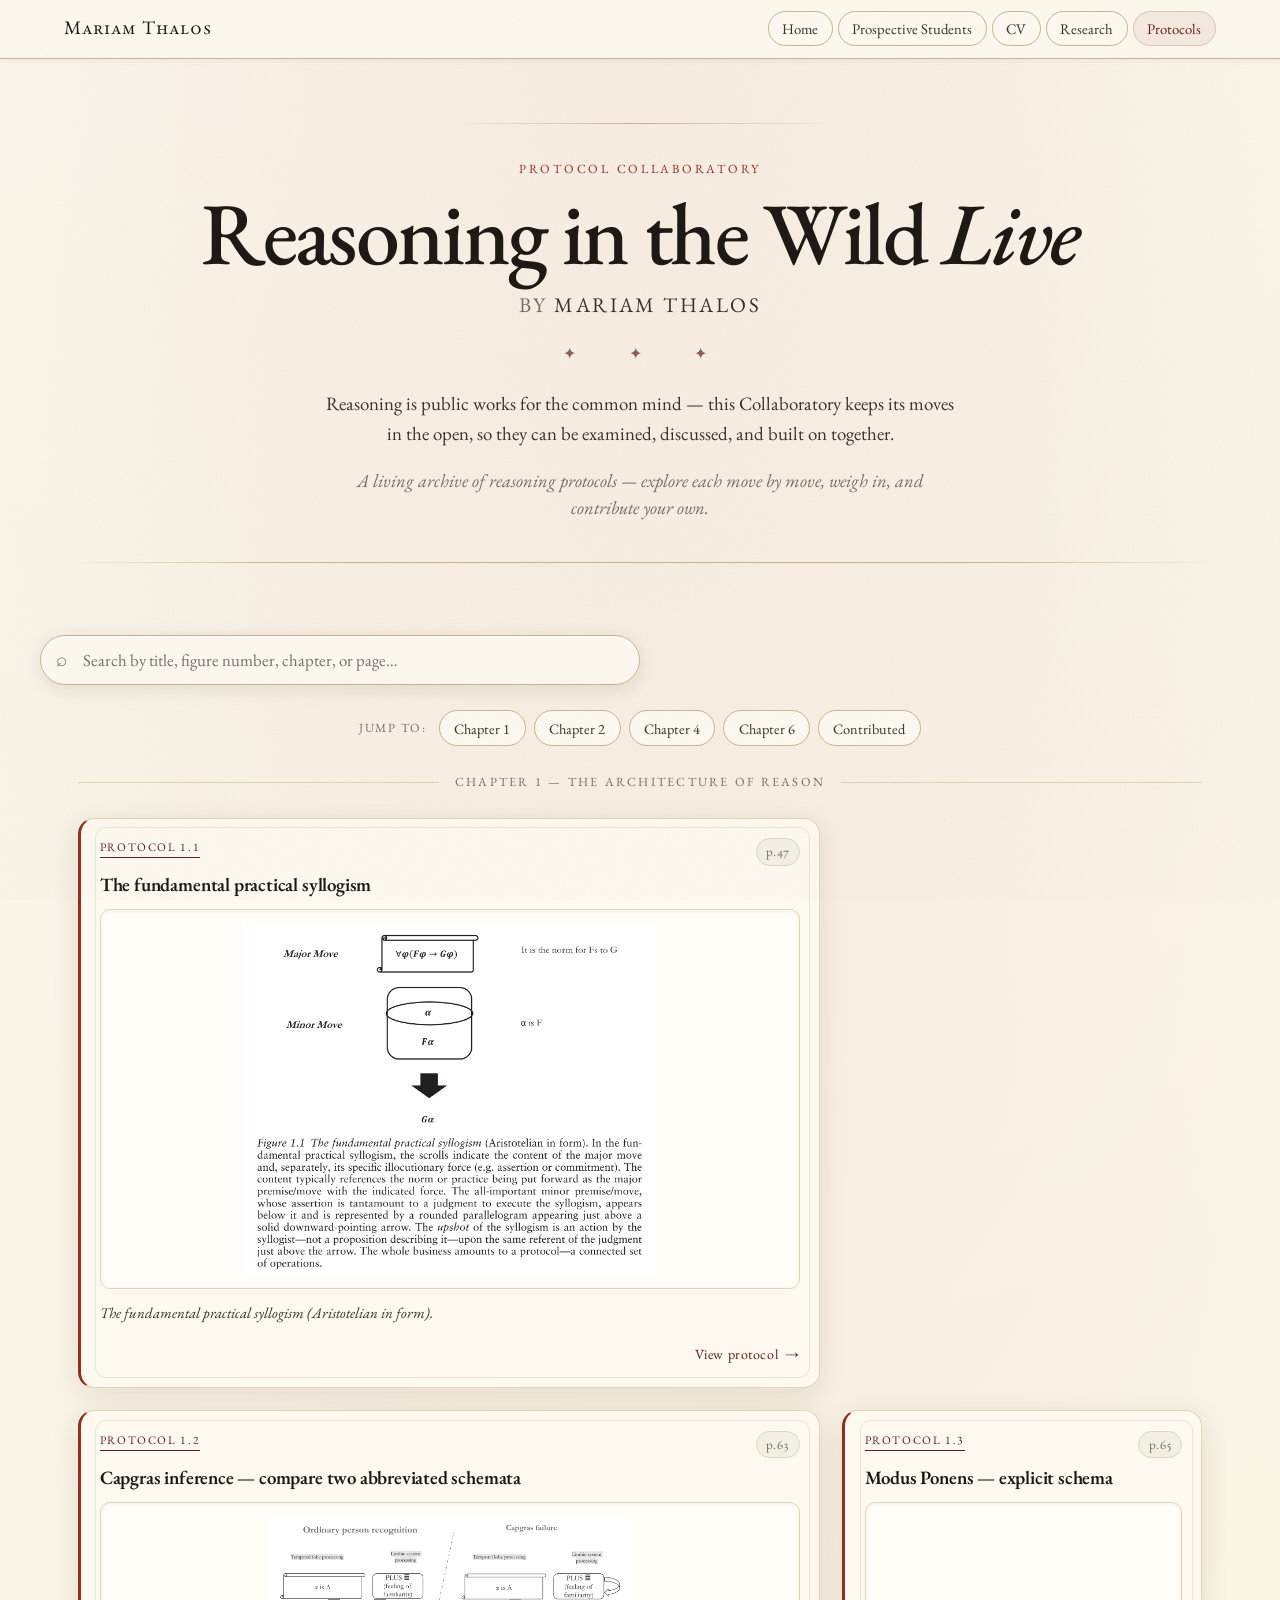
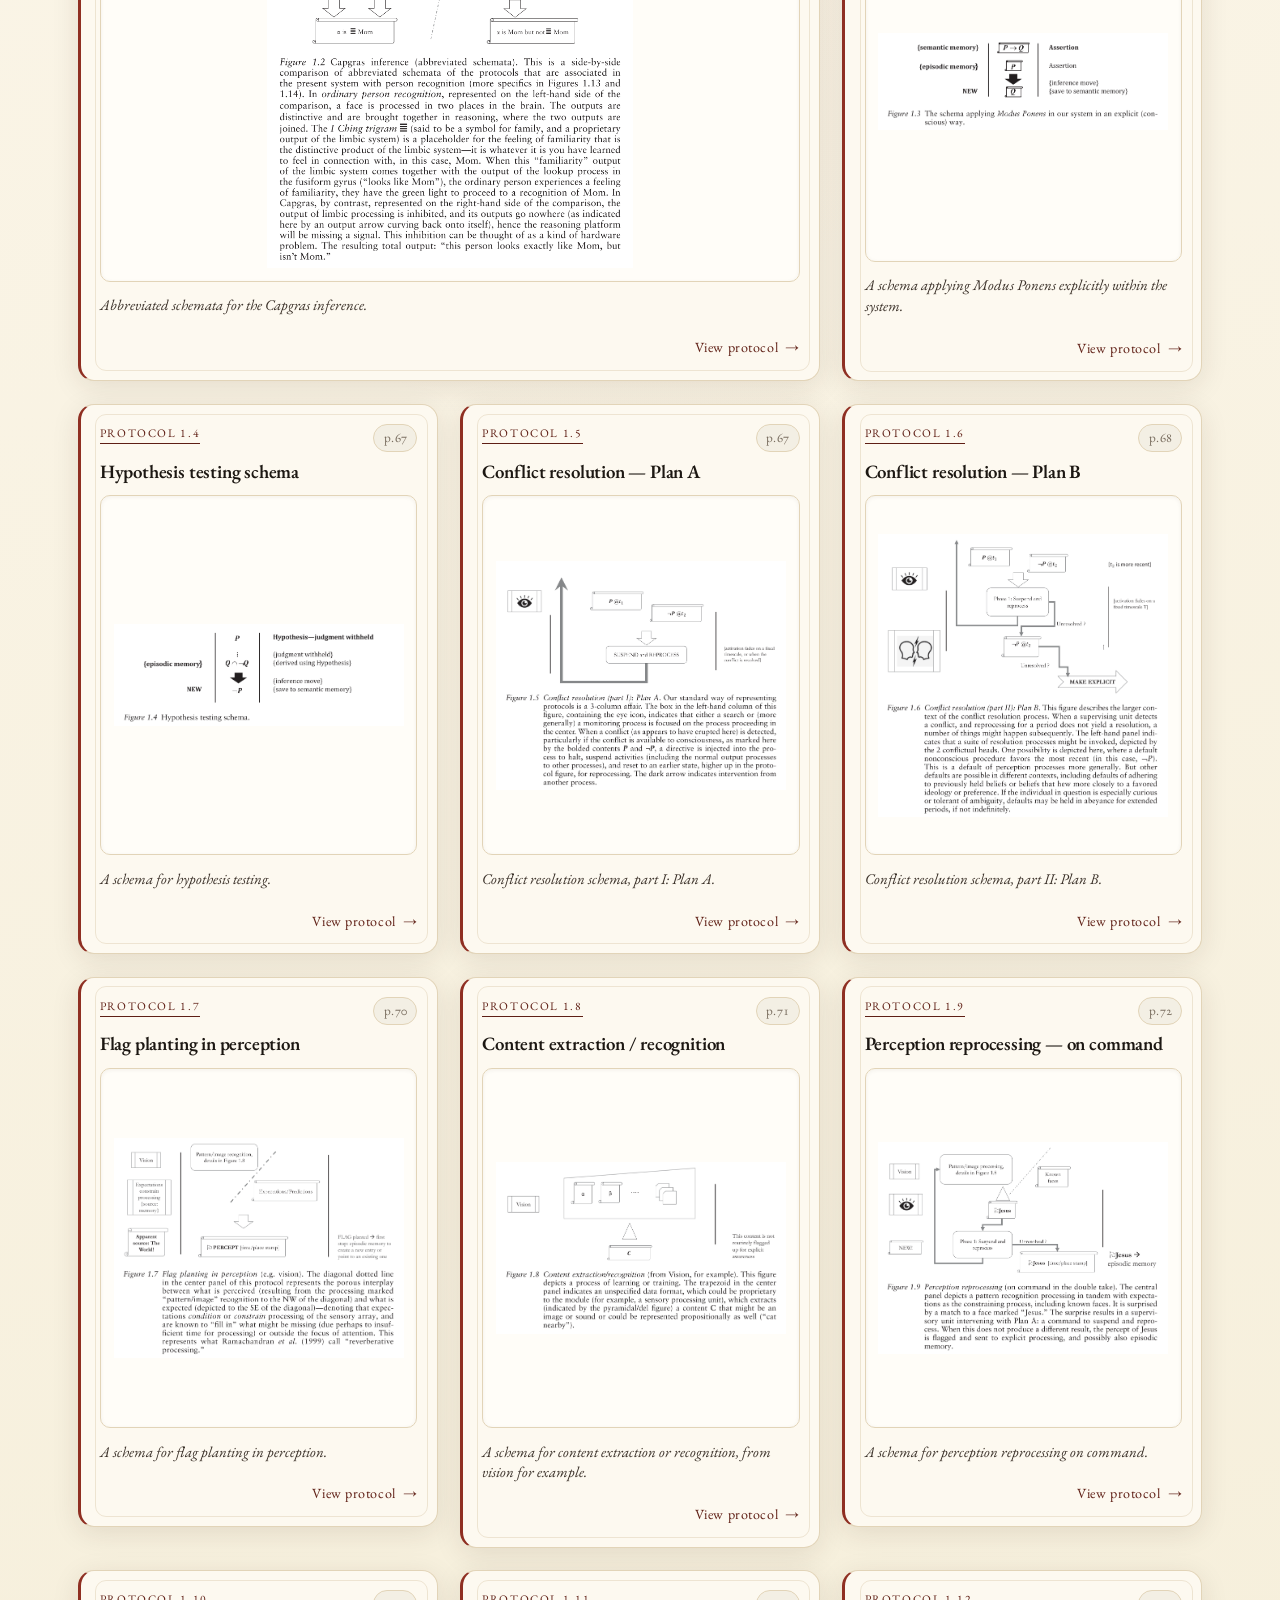
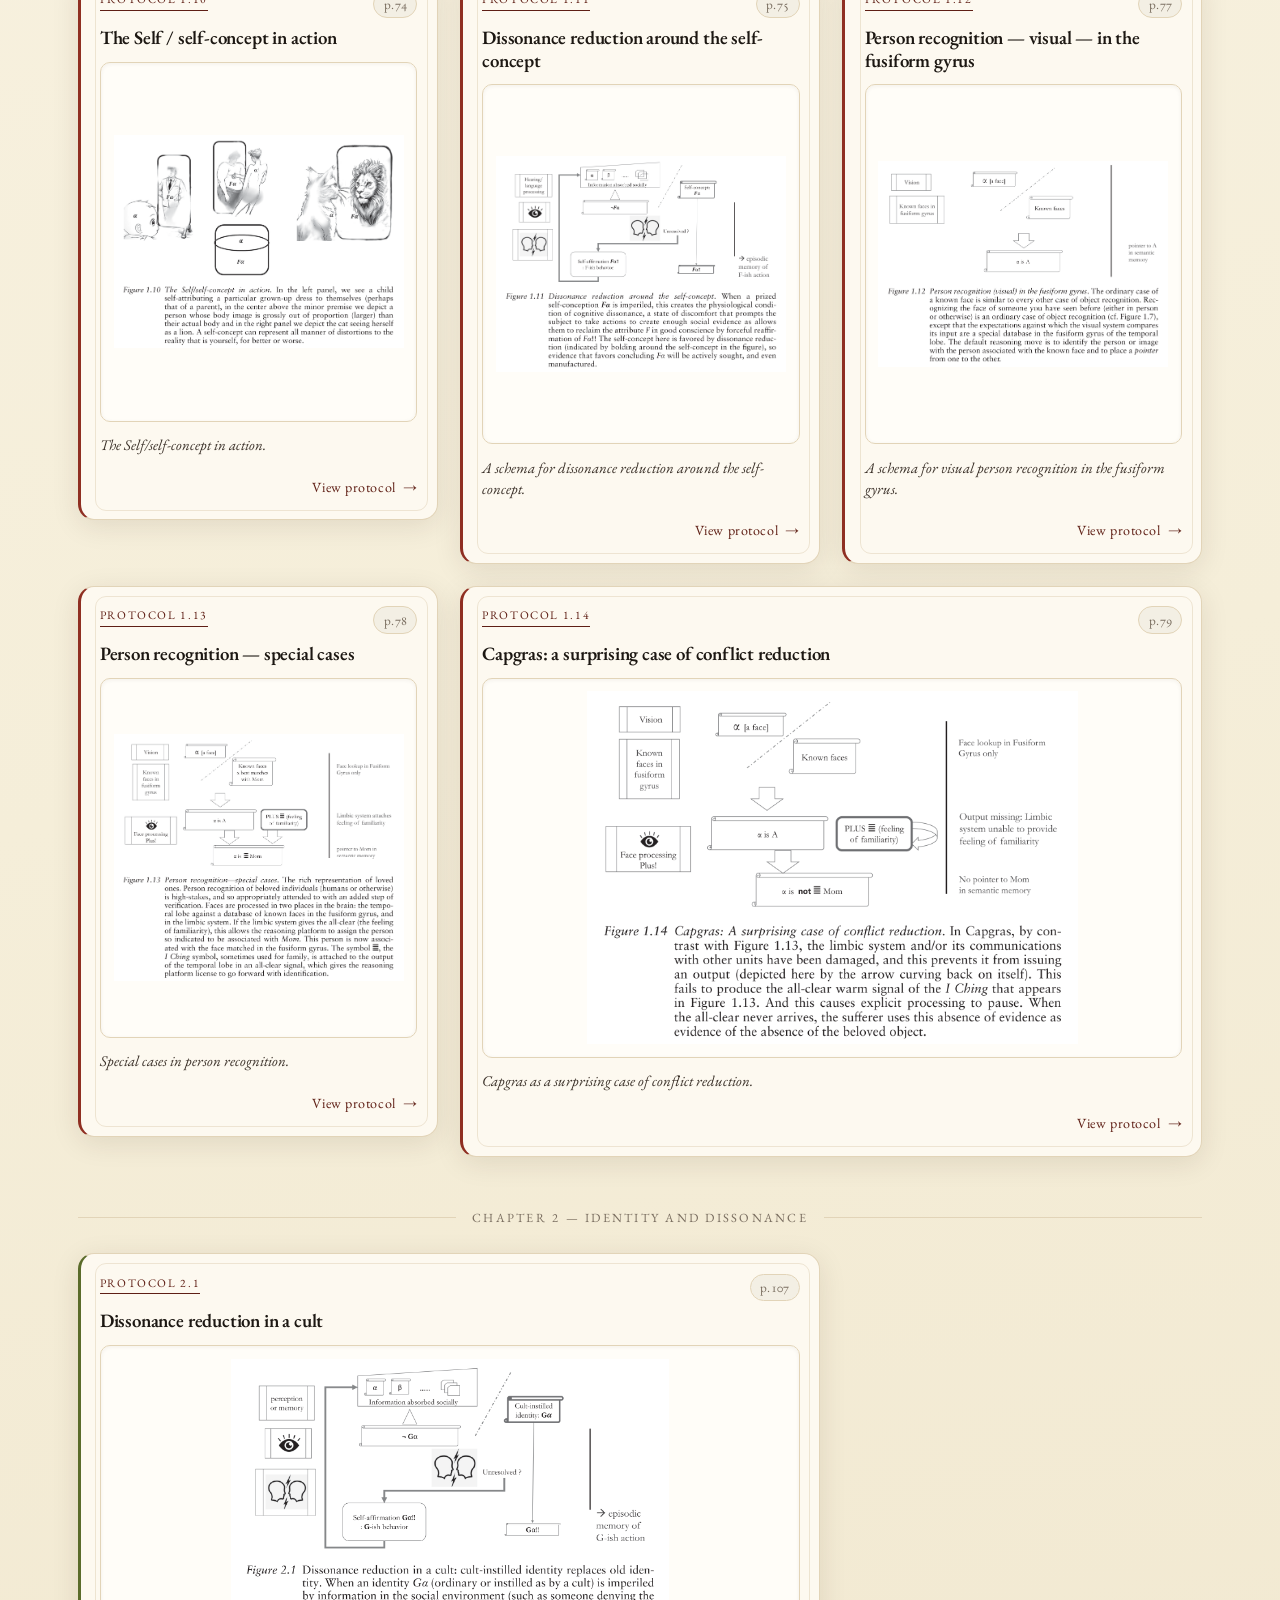
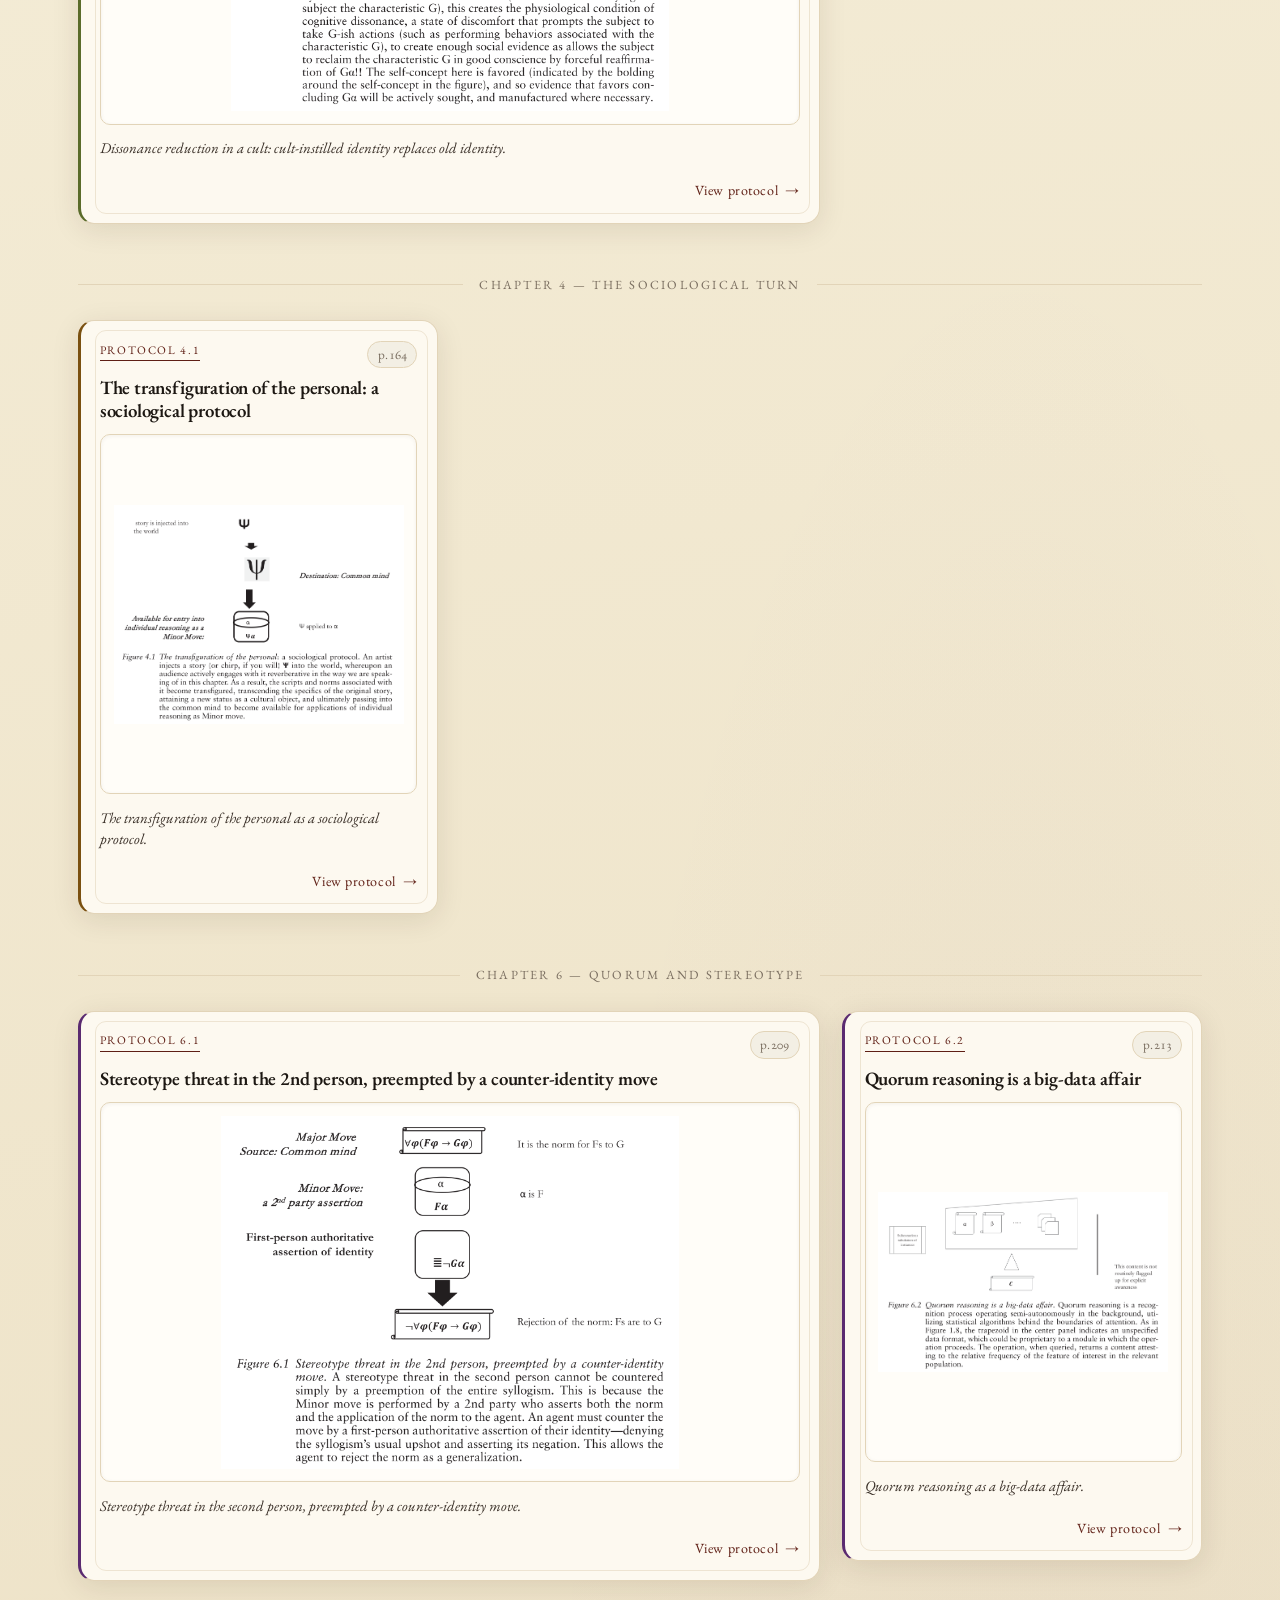
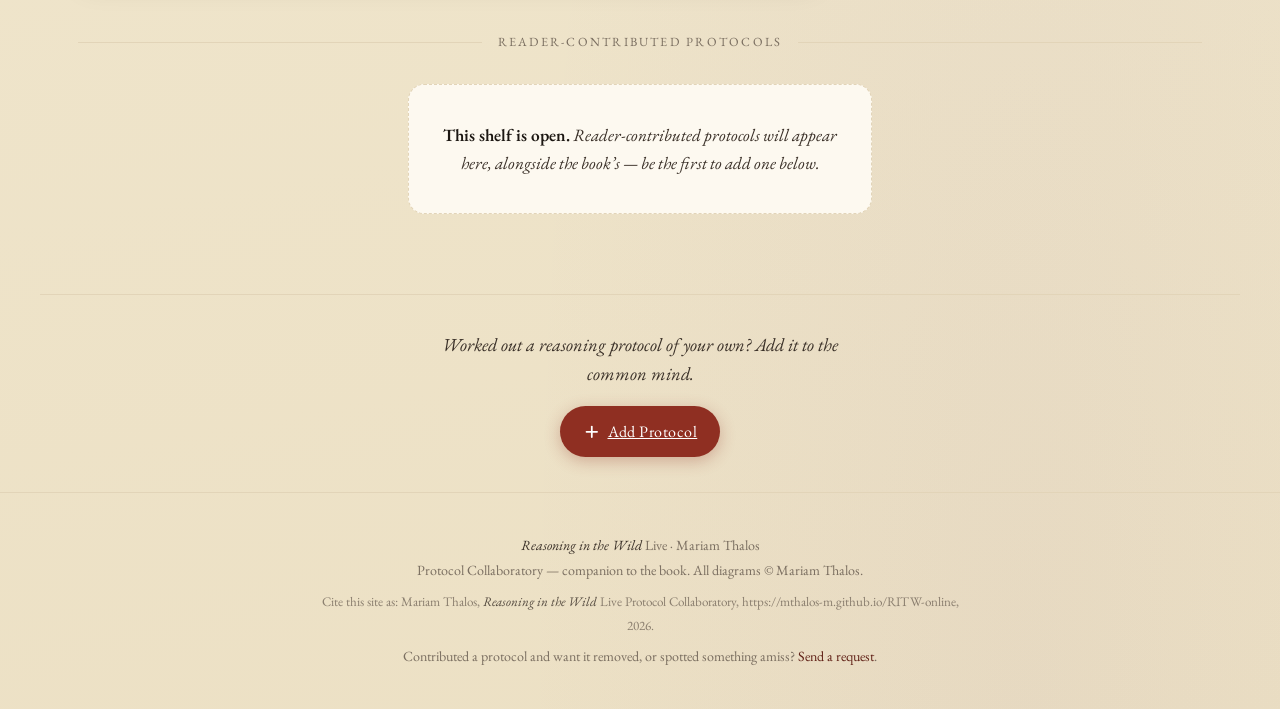
<file: index.html>
<!DOCTYPE html>
<html lang="en">
<head>
    <meta charset="UTF-8">
    <meta name="viewport" content="width=device-width, initial-scale=1.0">
    <title>Reasoning in the Wild Live — Protocol Collaboratory</title>
    <meta name="description" content="A living, public-works collaboratory for the reasoning protocols, schemata, and diagrams from Reasoning in the Wild by Mariam Thalos — explore each move, discuss it, and contribute your own.">

    <!-- ===== Social / Open Graph cards ===== -->
    <meta property="og:type" content="website">
    <meta property="og:site_name" content="Reasoning in the Wild Live — Protocol Collaboratory">
    <meta property="og:title" content="Reasoning in the Wild Live — Protocol Collaboratory">
    <meta property="og:description" content="A living, public-works collaboratory for the reasoning protocols from Mariam Thalos's Reasoning in the Wild — explore each diagram move by move, discuss it, and contribute your own.">
    <meta property="og:url" content="https://mthalos-m.github.io/RITW-online/">
    <meta property="og:image" content="https://mthalos-m.github.io/RITW-online/assets/protocols/Figure_1.1_fundamental_practical_syllogism.png">
    <meta name="twitter:card" content="summary_large_image">
    <meta name="twitter:title" content="Reasoning in the Wild Live — Protocol Collaboratory">
    <meta name="twitter:description" content="A living, public-works collaboratory for the reasoning protocols from Mariam Thalos's Reasoning in the Wild — explore each diagram move by move, discuss it, and contribute your own.">
    <meta name="twitter:image" content="https://mthalos-m.github.io/RITW-online/assets/protocols/Figure_1.1_fundamental_practical_syllogism.png">

    <link rel="preconnect" href="https://fonts.googleapis.com">
    <link rel="preconnect" href="https://fonts.gstatic.com" crossorigin>
    <link href="https://fonts.googleapis.com/css2?family=EB+Garamond:ital,wght@0,400;0,500;0,600;1,400;1,500&display=swap" rel="stylesheet">
    <link rel="stylesheet" href="style.css">

    <!-- GoatCounter analytics (privacy-friendly, no cookies) -->
    <script data-goatcounter="https://ritw.goatcounter.com/count"
            async src="//gc.zgo.at/count.js"></script>
</head>

<body>

<!-- paper grain texture -->
<svg aria-hidden="true" focusable="false" style="position:fixed;inset:0;width:100%;height:100%;z-index:9998;pointer-events:none;opacity:0.035">
    <filter id="grain">
        <feTurbulence type="fractalNoise" baseFrequency="0.68" numOctaves="4" stitchTiles="stitch"/>
        <feColorMatrix type="saturate" values="0"/>
    </filter>
    <rect width="100%" height="100%" filter="url(#grain)"/>
</svg>

<a class="skip-link" href="#protocol-gallery">Skip to the protocols</a>

<!-- ===== SITE MASTHEAD (masquerades as part of mariamthalos.com) ===== -->
<div class="site-masthead">
    <div class="masthead-inner">
        <a class="masthead-brand" href="https://sites.google.com/site/mariamthalos/home">Mariam Thalos</a>
        <nav class="masthead-nav" aria-label="Main site">
            <a href="https://sites.google.com/site/mariamthalos/home">Home</a>
            <a href="https://sites.google.com/site/mariamthalos/home/for-prospective-graduate-students">Prospective Students</a>
            <a href="https://sites.google.com/site/mariamthalos/mariams-cv">CV</a>
            <a href="https://sites.google.com/site/mariamthalos/published-papers">Research</a>
            <a class="active" href="index.html" aria-current="page">Protocols</a>
        </nav>
    </div>
</div>

<!-- ===== HEADER ===== -->
<header class="site-header">
    <p class="header-eyebrow">Protocol Collaboratory</p>

    <h1 class="site-title"><em>Reasoning in the Wild</em> Live</h1>

    <p class="site-author">by <span>Mariam Thalos</span></p>

    <p class="header-ornament">✦ &ensp; ✦ &ensp; ✦</p>

    <p class="header-credo">
        Reasoning is public works for the common mind — this Collaboratory keeps its moves in the open,
        so they can be examined, discussed, and built on together.
    </p>

    <p class="site-tagline">
        A living archive of reasoning protocols — explore each move by move, weigh in, and contribute your own.
    </p>
</header>

<!-- ===== CONTROLS (search leads the archive) ===== -->
<div class="controls-bar controls-bar--search-only">
    <div class="search-wrap">
        <input
            id="protocol-search"
            class="search-box"
            type="search"
            placeholder="Search by title, figure number, chapter, or page…"
            aria-label="Search protocols"
            autocomplete="off"
            spellcheck="false"
        >
    </div>
</div>

<!-- ===== CONTENTS / CHAPTER NAV ===== -->
<nav id="chapter-nav" class="chapter-nav" aria-label="Jump to chapter"></nav>

<!-- ===== GALLERY ===== -->
<main id="protocol-gallery" aria-live="polite" aria-label="Protocol Collaboratory"></main>

<!-- ===== CONTRIBUTE BAND (follows the archive) ===== -->
<section class="contribute-band" aria-label="Contribute a protocol">
    <p class="contribute-lead">Worked out a reasoning protocol of your own? Add it to the common mind.</p>
    <a class="btn-add" href="workshop.html">
        <svg viewBox="0 0 20 20" fill="none" stroke="currentColor" stroke-width="2" stroke-linecap="round">
            <line x1="10" y1="4" x2="10" y2="16"/>
            <line x1="4" y1="10" x2="16" y2="10"/>
        </svg>
        Add Protocol
    </a>
</section>

<!-- ===== FOOTER ===== -->
<footer class="site-footer">
    <p>
        <em>Reasoning in the Wild</em> Live · Mariam Thalos
    </p>
    <p>
        Protocol Collaboratory — companion to the book.
        All diagrams © Mariam Thalos.
    </p>
    <p class="footer-citation">
        Cite this site as: Mariam Thalos, <em>Reasoning in the Wild</em> Live Protocol Collaboratory,
        https://mthalos-m.github.io/RITW-online, 2026.
    </p>
    <p>
        Contributed a protocol and want it removed, or spotted something amiss?
        <a href="mailto:m.thalos@gmail.com?subject=Protocol%20Collaboratory%20request">Send a request</a>.
    </p>
</footer>

<div class="modal-toast" id="toast" role="status" aria-live="polite"></div>

<!-- ===== SCRIPTS ===== -->
<script src="supabase.js"></script>
<script src="data.js"></script>
<script src="index.js"></script>
</body>
</html>
</file>
<file: style.css>
/* ============================================================
   Reasoning in the Wild — shared stylesheet
   ============================================================ */

/* ---------- design tokens ---------- */
:root {
    --paper:        #f5eed9;
    --paper-deep:   #ece0c4;
    --paper-light:  #fdf8ee;
    --ink:          #1c1712;
    --ink-soft:     #3a3028;
    --muted:        #7a6e60;
    --rule:         #c9b48e;
    --rule-light:   #e2d4b8;
    --card:         #fdf9f0;
    --card-hover:   #fffcf4;
    --shadow-sm:    rgba(50, 32, 12, 0.10);
    --shadow-md:    rgba(50, 32, 12, 0.18);
    --shadow-lg:    rgba(50, 32, 12, 0.28);

    /* accent palette */
    --accent:       #8f2f22;
    --accent-mid:   #a83c2e;
    --accent-dark:  #5f1f15;
    --accent-bg:    rgba(143, 47, 34, 0.07);
    --accent-border:rgba(143, 47, 34, 0.20);

    /* chapter stripe colours (warm palette) */
    --ch1: #8f2f22;   /* terracotta */
    --ch2: #5a6b2a;   /* sage */
    --ch3: #2a5068;   /* ink-blue */
    --ch4: #7a5010;   /* ochre */
    --ch6: #5a2a70;   /* plum */

    /* type */
    --font-body: "EB Garamond", Garamond, Georgia, "Times New Roman", serif;
    --font-ui:   "EB Garamond", Garamond, Georgia, serif;

    /* layout */
    --max-w: 1200px;
    --gutter: 1.5rem;
}

/* ---------- reset ---------- */
*, *::before, *::after { box-sizing: border-box; }
body, h1, h2, h3, p, figure, figcaption { margin: 0; }
img { display: block; max-width: 100%; }
a { color: inherit; }
button { font-family: var(--font-body); cursor: pointer; }

/* ---------- base ---------- */
body {
    font-family: var(--font-body);
    font-size: 1.05rem;
    line-height: 1.6;
    color: var(--ink);
    background-color: var(--paper);
    background-image:
        radial-gradient(ellipse 120% 50% at 50% 0%,   rgba(143,47,34,0.06) 0%, transparent 60%),
        radial-gradient(ellipse 80%  60% at 80% 100%, rgba(90,42,112,0.04) 0%, transparent 50%),
        linear-gradient(170deg, var(--paper-light) 0%, var(--paper) 55%, var(--paper-deep) 100%);
    min-height: 100vh;
}

/* paper-grain overlay via SVG noise — applied in HTML as a fixed <svg> */

/* ---------- skip link ---------- */
.skip-link {
    position: absolute;
    top: -3rem;
    left: 1rem;
    padding: 0.4rem 0.8rem;
    background: var(--accent);
    color: #fff;
    border-radius: 4px;
    font-size: 0.9rem;
    text-decoration: none;
    z-index: 9999;
    transition: top 150ms;
}
.skip-link:focus { top: 0.5rem; }

/* ============================================================
   SITE MASTHEAD — presents the archive as a page of
   mariamthalos.com, with nav back into the main site
   ============================================================ */
.site-masthead {
    width: 100%;
    background: var(--paper-light);
    border-bottom: 1px solid var(--rule);
    box-shadow: 0 1px 6px rgba(50, 32, 12, 0.06);
}

.masthead-inner {
    max-width: var(--max-w);
    margin: 0 auto;
    display: flex;
    align-items: center;
    justify-content: space-between;
    gap: 0.6rem 1.5rem;
    flex-wrap: wrap;
    padding: 0.7rem var(--gutter);
}

.masthead-brand {
    font-size: 1.2rem;
    font-variant: small-caps;
    letter-spacing: 0.05em;
    color: var(--ink);
    text-decoration: none;
    white-space: nowrap;
}
.masthead-brand:hover { color: var(--accent-dark); }

.masthead-nav {
    display: flex;
    flex-wrap: wrap;
    align-items: center;
    gap: 0.2rem 0.3rem;
}

.masthead-nav a {
    font-size: 0.92rem;
    color: var(--ink-soft);
    text-decoration: none;
    padding: 0.3rem 0.85rem;
    border: 1px solid var(--rule);
    border-radius: 999px;
    background: var(--card);
    white-space: nowrap;
    transition: background 150ms, color 150ms, border-color 150ms;
}
.masthead-nav a:hover {
    background: var(--accent-bg);
    color: var(--accent-dark);
    border-color: var(--accent);
}
.masthead-nav a.active {
    color: var(--accent-dark);
    background: var(--accent-bg);
    border-color: var(--accent-border);
}

/* ============================================================
   HEADER / HERO
   ============================================================ */
.site-header {
    max-width: var(--max-w);
    margin: 0 auto;
    padding: 4rem var(--gutter) 2.5rem;
    text-align: center;
    position: relative;
}

/* decorative rule above */
.site-header::before {
    content: "";
    display: block;
    width: min(380px, 70%);
    height: 1px;
    background: linear-gradient(90deg, transparent, var(--rule), transparent);
    margin: 0 auto 2.2rem;
}

/* decorative rule below */
.site-header::after {
    content: "";
    display: block;
    width: 100%;
    height: 1px;
    background: linear-gradient(90deg, transparent 0%, var(--rule) 20%, var(--rule) 80%, transparent 100%);
    margin-top: 2.5rem;
}

.header-eyebrow {
    font-size: 0.78rem;
    letter-spacing: 0.22em;
    text-transform: uppercase;
    color: var(--accent);
    margin-bottom: 0.9rem;
}

.site-title {
    font-size: clamp(2.8rem, 7vw, 5.5rem);
    font-weight: 500;
    line-height: 0.92;
    letter-spacing: -0.03em;
    font-style: italic;
}

.site-title em {
    font-style: normal;
}

.site-author {
    margin-top: 0.9rem;
    font-size: clamp(1rem, 2.2vw, 1.3rem);
    letter-spacing: 0.12em;
    text-transform: uppercase;
    font-variant: small-caps;
    color: var(--muted);
}

.site-author span {
    color: var(--ink-soft);
    font-variant: small-caps;
}

.header-ornament {
    margin: 1.2rem auto 0;
    color: var(--accent-dark);
    font-size: 1rem;
    letter-spacing: 0.6rem;
    opacity: 0.7;
}

.header-credo {
    max-width: 640px;
    margin: 1.4rem auto 0;
    font-size: 1.18rem;
    color: var(--ink-soft);
    line-height: 1.6;
}

.site-tagline {
    max-width: 600px;
    margin: 1.1rem auto 0;
    font-size: 1.15rem;
    font-style: italic;
    color: var(--muted);
    line-height: 1.5;
}

/* search-only controls bar centers the search box now that the
   Add Protocol CTA has moved below the gallery */
.controls-bar--search-only { justify-content: center; }
.controls-bar--search-only .search-wrap { flex: 1 1 600px; max-width: 600px; }

/* ============================================================
   CONTROLS BAR
   ============================================================ */
.controls-bar {
    width: min(var(--max-w), calc(100% - 2rem));
    margin: 2rem auto 0;
    display: flex;
    align-items: center;
    gap: 1rem;
    flex-wrap: wrap;
    justify-content: space-between;
}

.search-wrap {
    position: relative;
    flex: 1 1 280px;
    max-width: 520px;
}

.search-wrap::before {
    content: "⌕";
    position: absolute;
    left: 1rem;
    top: 50%;
    transform: translateY(-50%);
    color: var(--muted);
    font-size: 1.2rem;
    pointer-events: none;
}

.search-box {
    width: 100%;
    padding: 0.8rem 1rem 0.8rem 2.6rem;
    border: 1px solid var(--rule);
    border-radius: 999px;
    background: rgba(253, 249, 240, 0.92);
    color: var(--ink);
    font-family: var(--font-ui);
    font-size: 1.05rem;
    box-shadow: 0 4px 18px var(--shadow-sm), inset 0 1px 3px rgba(255,255,255,0.6);
    transition: border-color 150ms, box-shadow 150ms;
    -webkit-appearance: none;
}

.search-box:focus {
    outline: none;
    border-color: var(--accent);
    box-shadow: 0 4px 18px var(--shadow-sm), 0 0 0 3px rgba(143,47,34,0.12);
}

.search-box::placeholder { color: var(--muted); }

.btn-add {
    flex-shrink: 0;
    display: inline-flex;
    align-items: center;
    gap: 0.45rem;
    padding: 0.78rem 1.4rem;
    background: var(--accent);
    color: #fff;
    border: none;
    border-radius: 999px;
    font-size: 1rem;
    font-family: var(--font-ui);
    letter-spacing: 0.03em;
    box-shadow: 0 4px 16px rgba(143,47,34,0.30);
    transition: background 150ms, box-shadow 150ms, transform 120ms;
    white-space: nowrap;
}

.btn-add:hover {
    background: var(--accent-mid);
    box-shadow: 0 6px 22px rgba(143,47,34,0.38);
    transform: translateY(-1px);
}

.btn-add:active { transform: translateY(0); }

.btn-add svg { width: 1.1em; height: 1.1em; flex-shrink: 0; }

/* ============================================================
   CONTENTS / CHAPTER NAV
   ============================================================ */
.chapter-nav {
    width: min(var(--max-w), calc(100% - 2rem));
    margin: 1.6rem auto 0;
    display: flex;
    flex-wrap: wrap;
    align-items: center;
    gap: 0.5rem;
    justify-content: center;
}

.chapter-nav .nav-label {
    font-size: 0.78rem;
    letter-spacing: 0.12em;
    text-transform: uppercase;
    color: var(--muted);
    margin-right: 0.3rem;
}

.nav-chip {
    padding: 0.35rem 0.9rem;
    border: 1px solid var(--rule);
    border-radius: 999px;
    background: var(--card);
    color: var(--ink-soft);
    font-size: 0.9rem;
    text-decoration: none;
    transition: border-color 150ms, background 150ms, color 150ms;
}
.nav-chip:hover {
    border-color: var(--accent);
    color: var(--accent-dark);
    background: var(--accent-bg);
}

/* ============================================================
   GALLERY
   ============================================================ */
#protocol-gallery {
    width: min(var(--max-w), calc(100% - 2rem));
    margin: 1.6rem auto 5rem;
    display: grid;
    grid-template-columns: repeat(auto-fill, minmax(300px, 360px));
    justify-content: center;
    gap: 1.4rem;
    align-items: start;
}

/* chapter label spanning full row */
.chapter-heading {
    grid-column: 1 / -1;
    margin: 1.8rem 0 0.2rem;
    display: flex;
    align-items: center;
    gap: 1rem;
    font-size: 0.78rem;
    font-weight: 400;
    letter-spacing: 0.18em;
    text-transform: uppercase;
    color: var(--muted);
}

.chapter-heading::before,
.chapter-heading::after {
    content: "";
    flex: 1;
    height: 1px;
    background: var(--rule-light);
}

.chapter-heading:first-child { margin-top: 0; }

/* ============================================================
   PROTOCOL CARD
   ============================================================ */
.protocol-card {
    background: var(--card);
    border: 1px solid var(--rule-light);
    border-left: 3.5px solid var(--ch1);   /* overridden by data-chapter */
    border-radius: 16px;
    padding: 1.2rem 1.2rem 1rem;
    box-shadow: 0 6px 28px var(--shadow-sm);
    position: relative;
    overflow: hidden;
    display: flex;
    flex-direction: column;
    gap: 0;
    transition: transform 200ms ease, box-shadow 200ms ease, border-color 200ms ease, background 200ms ease;
    text-decoration: none;
    color: var(--ink);
}

/* inset hairline */
.protocol-card::after {
    content: "";
    position: absolute;
    inset: 0.55rem 0.55rem 0.55rem 0.9rem;
    border: 1px solid rgba(203,180,140,0.30);
    border-radius: 11px;
    pointer-events: none;
}

.protocol-card:hover {
    transform: translateY(-5px);
    box-shadow: 0 18px 50px var(--shadow-md);
    background: var(--card-hover);
}

/* chapter border colours */
.protocol-card[data-chapter="1"] { border-left-color: var(--ch1); }
.protocol-card[data-chapter="2"] { border-left-color: var(--ch2); }
.protocol-card[data-chapter="3"] { border-left-color: var(--ch3); }
.protocol-card[data-chapter="4"] { border-left-color: var(--ch4); }
.protocol-card[data-chapter="6"] { border-left-color: var(--ch6); }

/* featured cards span two columns with a taller figure */
@media (min-width: 900px) {
    .protocol-card.featured { grid-column: span 2; }
    .protocol-card.featured .card-figure { height: 380px; }
}

/* card interior */
.card-top {
    display: flex;
    align-items: flex-start;
    justify-content: space-between;
    margin-bottom: 0.55rem;
}

.protocol-label {
    font-size: 0.72rem;
    letter-spacing: 0.14em;
    text-transform: uppercase;
    color: var(--accent-dark);
    border-bottom: 1px solid currentColor;
    padding-bottom: 1px;
}

.protocol-page {
    font-size: 0.82rem;
    color: var(--muted);
    background: rgba(122,110,96,0.08);
    border: 1px solid var(--rule-light);
    border-radius: 999px;
    padding: 0.15rem 0.6rem;
    font-variant-numeric: oldstyle-nums;
    white-space: nowrap;
}

.protocol-card h2 {
    font-size: 1.18rem;
    font-weight: 600;
    line-height: 1.2;
    letter-spacing: -0.01em;
    margin-bottom: 0.75rem;
    padding-right: 0.4rem;
}

.card-figure {
    margin: 0 0 0.85rem;
    border: 1px solid var(--rule-light);
    border-radius: 10px;
    overflow: hidden;
    background: #fffdf8;
    box-shadow: inset 0 1px 4px rgba(50,32,12,0.06);
    height: 360px;
    display: flex;
    align-items: center;
    justify-content: center;
}

.card-figure img {
    width: 100%;
    height: 100%;
    object-fit: contain;
    padding: 0.8rem;
    transition: opacity 150ms;
}

.card-figure img:hover { opacity: 0.9; }

.card-caption {
    font-size: 0.93rem;
    font-style: italic;
    color: var(--ink-soft);
    line-height: 1.4;
    margin-bottom: 1rem;
    flex: 1;
}

.card-footer {
    margin-top: auto;
    display: flex;
    align-items: center;
    justify-content: space-between;
    gap: 0.5rem;
}

.protocol-page.contributed {
    color: var(--accent-dark);
    background: var(--accent-bg);
    border-color: var(--accent-border);
}

.card-contributor {
    font-size: 0.82rem;
    font-style: italic;
    color: var(--muted);
}

.detail-tags {
    display: flex;
    flex-wrap: wrap;
    gap: 0.4rem;
    margin-top: 0.8rem;
}

.detail-tag {
    font-size: 0.78rem;
    color: var(--accent-dark);
    background: var(--accent-bg);
    border: 1px solid var(--accent-border);
    border-radius: 999px;
    padding: 0.12rem 0.6rem;
}

.card-link {
    display: inline-flex;
    align-items: center;
    gap: 0.35rem;
    font-size: 0.88rem;
    letter-spacing: 0.04em;
    color: var(--accent-dark);
    text-decoration: none;
    padding: 0.25rem 0;
    border-bottom: 1px solid transparent;
    transition: border-color 150ms, color 150ms;
}

.card-link:hover {
    color: var(--accent);
    border-bottom-color: var(--accent);
}

/* no-results */
.no-results {
    grid-column: 1 / -1;
    text-align: center;
    color: var(--muted);
    font-size: 1.15rem;
    font-style: italic;
    padding: 4rem 1rem;
}

/* empty-state for the always-visible contributed section */
.contributed-empty {
    grid-column: 1 / -1;
    max-width: 58ch;
    margin: 0.4rem auto 0;
    padding: 2.2rem 1.8rem;
    text-align: center;
    background: var(--card);
    border: 1px dashed var(--rule-light);
    border-radius: 16px;
    color: var(--ink-soft);
    font-style: italic;
    font-size: 1.08rem;
    line-height: 1.65;
}
.contributed-empty strong { font-style: normal; font-weight: 600; color: var(--ink); }

/* ============================================================
   MODAL — Add / Edit Protocol
   ============================================================ */
.modal-backdrop {
    position: fixed;
    inset: 0;
    background: rgba(28,23,18,0.55);
    backdrop-filter: blur(3px);
    z-index: 1000;
    display: flex;
    align-items: center;
    justify-content: center;
    padding: 1rem;
    opacity: 0;
    pointer-events: none;
    transition: opacity 220ms ease;
}

.modal-backdrop.open {
    opacity: 1;
    pointer-events: all;
}

.modal {
    background: var(--paper-light);
    border: 1px solid var(--rule);
    border-radius: 20px;
    box-shadow: 0 32px 80px var(--shadow-lg);
    width: min(560px, 100%);
    max-height: 90vh;
    overflow-y: auto;
    padding: 2rem;
    position: relative;
    transform: translateY(18px) scale(0.98);
    transition: transform 220ms ease;
}

.modal-backdrop.open .modal {
    transform: translateY(0) scale(1);
}

.modal-title {
    font-size: 1.45rem;
    font-weight: 600;
    margin-bottom: 0.3rem;
    letter-spacing: -0.01em;
}

.modal-subtitle {
    font-size: 0.92rem;
    font-style: italic;
    color: var(--muted);
    margin-bottom: 1.6rem;
}

.modal-close {
    position: absolute;
    top: 1.1rem;
    right: 1.2rem;
    background: none;
    border: none;
    font-size: 1.5rem;
    color: var(--muted);
    line-height: 1;
    padding: 0.2rem 0.4rem;
    border-radius: 6px;
    transition: color 120ms, background 120ms;
}

.modal-close:hover { color: var(--accent); background: var(--accent-bg); }

.form-row {
    display: grid;
    grid-template-columns: 1fr 1fr;
    gap: 1rem;
}

.form-group {
    display: flex;
    flex-direction: column;
    gap: 0.35rem;
    margin-bottom: 1rem;
}

.form-group.full { grid-column: 1 / -1; }

.form-group label {
    font-size: 0.78rem;
    letter-spacing: 0.12em;
    text-transform: uppercase;
    color: var(--muted);
}

.form-group input,
.form-group textarea,
.form-group select {
    font-family: var(--font-ui);
    font-size: 1rem;
    padding: 0.65rem 0.85rem;
    border: 1px solid var(--rule);
    border-radius: 10px;
    background: rgba(255,255,255,0.7);
    color: var(--ink);
    transition: border-color 150ms, box-shadow 150ms;
}

.form-group input:focus,
.form-group textarea:focus,
.form-group select:focus {
    outline: none;
    border-color: var(--accent);
    box-shadow: 0 0 0 3px rgba(143,47,34,0.10);
}

.form-group textarea { resize: vertical; min-height: 80px; }

.form-hint {
    font-size: 0.8rem;
    font-style: italic;
    color: var(--muted);
}

.modal-actions {
    display: flex;
    gap: 0.75rem;
    justify-content: flex-end;
    margin-top: 0.5rem;
}

.btn-secondary {
    padding: 0.7rem 1.3rem;
    background: none;
    border: 1px solid var(--rule);
    border-radius: 999px;
    color: var(--muted);
    font-size: 0.95rem;
    transition: border-color 150ms, color 150ms;
}
.btn-secondary:hover { border-color: var(--ink-soft); color: var(--ink); }

.btn-primary {
    padding: 0.7rem 1.5rem;
    background: var(--accent);
    border: none;
    border-radius: 999px;
    color: #fff;
    font-size: 0.95rem;
    box-shadow: 0 4px 14px rgba(143,47,34,0.28);
    transition: background 150ms, box-shadow 150ms;
}
.btn-primary:hover { background: var(--accent-mid); }

/* modal toast */
.modal-toast {
    position: fixed;
    bottom: 2rem;
    left: 50%;
    transform: translateX(-50%) translateY(3rem);
    background: var(--ink);
    color: var(--paper-light);
    padding: 0.7rem 1.4rem;
    border-radius: 999px;
    font-size: 0.95rem;
    box-shadow: 0 8px 28px var(--shadow-md);
    z-index: 2000;
    opacity: 0;
    transition: opacity 250ms ease, transform 250ms ease;
    pointer-events: none;
}
.modal-toast.show {
    opacity: 1;
    transform: translateX(-50%) translateY(0);
}

/* ============================================================
   PROTOCOL DETAIL PAGE
   ============================================================ */
.detail-nav {
    width: min(var(--max-w), calc(100% - 2rem));
    margin: 2rem auto 0;
    display: flex;
    align-items: center;
    justify-content: space-between;
    font-size: 0.9rem;
    color: var(--muted);
}

.detail-nav a {
    display: inline-flex;
    align-items: center;
    gap: 0.3rem;
    text-decoration: none;
    color: var(--accent-dark);
    transition: color 150ms;
}
.detail-nav a:hover { color: var(--accent); }

.detail-wrap {
    width: min(900px, calc(100% - 2rem));
    margin: 2.5rem auto 5rem;
}

.detail-header {
    margin-bottom: 2rem;
    padding-bottom: 1.5rem;
    border-bottom: 1px solid var(--rule-light);
}

.detail-eyebrow {
    font-size: 0.78rem;
    letter-spacing: 0.18em;
    text-transform: uppercase;
    color: var(--accent);
    margin-bottom: 0.6rem;
}

.detail-title {
    font-size: clamp(1.7rem, 4vw, 2.6rem);
    font-weight: 600;
    line-height: 1.1;
    letter-spacing: -0.02em;
    margin-bottom: 0.6rem;
}

.detail-meta {
    display: flex;
    gap: 1rem;
    flex-wrap: wrap;
    font-size: 0.9rem;
    color: var(--muted);
}

.detail-meta span {
    display: inline-flex;
    align-items: center;
    gap: 0.3rem;
}

.detail-figure {
    background: #fffdf8;
    border: 1px solid var(--rule-light);
    border-radius: 16px;
    padding: 1.5rem;
    box-shadow: 0 8px 32px var(--shadow-sm);
    margin-bottom: 2rem;
    text-align: center;
}

.detail-figure img {
    max-width: 100%;
    max-height: 560px;
    object-fit: contain;
    margin: 0 auto;
}

.detail-figure figcaption {
    margin-top: 1rem;
    font-size: 0.95rem;
    font-style: italic;
    color: var(--muted);
}

.detail-body {
    font-size: 1.1rem;
    line-height: 1.75;
    color: var(--ink-soft);
}

.detail-body p { margin-bottom: 1.2em; }

/* ---- detail sections (diagram / book text / walkthrough) ---- */
.hidden { display: none !important; }

.detail-section {
    margin: 2.5rem 0;
}

.section-head {
    display: flex;
    align-items: center;
    justify-content: space-between;
    gap: 1rem;
    margin-bottom: 1rem;
    flex-wrap: wrap;
}

.section-title {
    font-size: 1.35rem;
    font-weight: 600;
    letter-spacing: -0.01em;
    color: var(--ink);
    display: flex;
    align-items: center;
    gap: 0.7rem;
}

.section-title::before {
    content: "";
    width: 1.6rem;
    height: 2px;
    background: var(--accent);
    display: inline-block;
}

.section-lead {
    color: var(--muted);
    font-style: italic;
    margin-bottom: 1.2rem;
}

.view-toggle {
    display: inline-flex;
    border: 1px solid var(--rule);
    border-radius: 999px;
    overflow: hidden;
    background: var(--card);
}

.vt-btn {
    padding: 0.4rem 1rem;
    font-family: var(--font-body);
    font-size: 0.88rem;
    background: none;
    border: none;
    color: var(--muted);
    cursor: pointer;
    transition: background 150ms, color 150ms;
}
.vt-btn.active { background: var(--accent); color: #fff; }

.loading-note {
    color: var(--muted);
    font-style: italic;
    padding: 2rem;
}

#diagram-mermaid svg,
#walk-diagram svg { max-width: 100%; height: auto; }

/* Rounder corners on subgraph containers (e.g. the FPS minor-move box) */
#diagram-mermaid .cluster rect,
#walk-diagram .cluster rect,
#w-preview .cluster rect { rx: 22px; ry: 22px; }

.book-quote {
    margin: 0;
    padding: 1.4rem 1.6rem;
    background: var(--card);
    border-left: 3px solid var(--accent);
    border-radius: 0 12px 12px 0;
    font-size: 1.1rem;
    line-height: 1.75;
    color: var(--ink-soft);
    box-shadow: 0 4px 20px var(--shadow-sm);
}

.walk {
    display: grid;
    grid-template-columns: 1fr 1fr;
    gap: 1.4rem;
    align-items: start;
}

/* Let grid columns shrink so a long code line scrolls inside .walk-code
   instead of blowing out the whole walkthrough layout. */
.walk > * { min-width: 0; }

.walk-stage {
    background: #fffdf8;
    border: 1px solid var(--rule-light);
    border-radius: 14px;
    padding: 1.2rem;
    min-height: 280px;
    display: flex;
    align-items: center;
    justify-content: center;
    box-shadow: inset 0 1px 6px rgba(50,32,12,0.06);
    position: sticky;
    top: 1.5rem;
}

.walk-side {
    display: flex;
    flex-direction: column;
    gap: 0.8rem;
}

.walk-progress { display: flex; gap: 0.45rem; }

.walk-dot {
    width: 2.2rem;
    height: 4px;
    border-radius: 999px;
    background: var(--rule-light);
    cursor: pointer;
    transition: background 180ms;
}
.walk-dot.done { background: var(--accent); }

.walk-step-title {
    font-size: 1.15rem;
    font-weight: 600;
    margin: 0.2rem 0 0;
    color: var(--accent-dark);
}

.walk-note {
    font-size: 1.04rem;
    line-height: 1.65;
    color: var(--ink-soft);
    margin: 0;
}
.walk-note em { font-style: italic; }
.walk-note strong { font-weight: 600; color: var(--ink); }

.walk-code {
    margin: 0;
    background: #fefcf6;
    border: 1px solid var(--rule-light);
    border-radius: 10px;
    padding: 0.9rem 1rem;
    font-family: "Menlo", "Consolas", "Monaco", monospace;
    font-size: 0.82rem;
    line-height: 1.7;
    overflow-x: auto;
    white-space: pre;
}

.walk-code .code-head { color: var(--accent-dark); font-weight: 600; display: block; }
.walk-code .code-line { display: block; border-radius: 4px; padding: 0 0.3rem; transition: background 180ms, opacity 180ms; }
.walk-code .code-line.dim    { opacity: 0.32; }
.walk-code .code-line.active { opacity: 0.85; }
.walk-code .code-line.new    { opacity: 1; background: rgba(143,47,34,0.12); box-shadow: inset 2px 0 0 var(--accent); }

.walk-controls {
    display: flex;
    align-items: center;
    justify-content: space-between;
    gap: 0.6rem;
    margin-top: 0.3rem;
}

.walk-counter { font-size: 0.88rem; color: var(--muted); font-variant-numeric: oldstyle-nums; }
.walk-controls .btn-secondary,
.walk-controls .btn-primary { padding: 0.5rem 1rem; font-size: 0.9rem; }
.walk-controls button:disabled { opacity: 0.4; cursor: not-allowed; }

.preview-error { color: var(--accent); font-family: monospace; font-size: 0.85rem; white-space: pre-wrap; padding: 1rem; }
.preview-empty { color: var(--muted); font-style: italic; padding: 2rem; }

@media (max-width: 720px) {
    .walk { grid-template-columns: 1fr; }
    .walk-stage { position: static; min-height: 220px; }
}

/* ---- discussion / comments ---- */
.comment-count {
    font-size: 1rem;
    font-weight: 400;
    color: var(--muted);
}

.comment-form {
    display: flex;
    flex-direction: column;
    gap: 0.6rem;
    background: var(--card);
    border: 1px solid var(--rule-light);
    border-radius: 12px;
    padding: 1rem;
    margin-bottom: 1.5rem;
}

.comment-author,
.comment-body {
    font-family: var(--font-body);
    font-size: 1rem;
    padding: 0.6rem 0.8rem;
    border: 1px solid var(--rule);
    border-radius: 8px;
    background: rgba(255,255,255,0.7);
    color: var(--ink);
}
.comment-author { max-width: 280px; }
.comment-body { resize: vertical; min-height: 56px; }

/* honeypot: kept in the DOM for bots, removed from view & a11y tree */
.hp-field {
    position: absolute !important;
    left: -9999px !important;
    width: 1px; height: 1px;
    overflow: hidden;
}

.comment-note {
    font-size: 0.8rem;
    color: var(--muted);
    margin: -0.1rem 0 0.1rem;
}

.comment-success {
    font-size: 0.92rem;
    color: var(--accent-dark);
    background: var(--card);
    border: 1px solid var(--rule-light);
    border-radius: 8px;
    padding: 0.7rem 0.9rem;
    margin-top: 0.7rem;
}

.cf-turnstile-slot { min-height: 0; }
.cf-turnstile-slot:not(:empty) { margin: 0.2rem 0; }
.comment-author:focus,
.comment-body:focus {
    outline: none;
    border-color: var(--accent);
    box-shadow: 0 0 0 3px rgba(143,47,34,0.10);
}

.comment-form-actions {
    display: flex;
    justify-content: flex-end;
    gap: 0.5rem;
}
.comment-form-actions .btn-primary,
.comment-form-actions .btn-secondary { padding: 0.5rem 1.1rem; font-size: 0.92rem; }

.comment-list { display: flex; flex-direction: column; gap: 1.1rem; }

.comment-empty,
.comment-loading {
    color: var(--muted);
    font-style: italic;
}

.comment {
    border-left: 2px solid var(--rule-light);
    padding-left: 1rem;
}

.comment-head {
    display: flex;
    align-items: baseline;
    gap: 0.6rem;
    margin-bottom: 0.2rem;
}
.comment-author-name { font-weight: 600; color: var(--ink); }
.comment-time { font-size: 0.8rem; color: var(--muted); }
.comment-text { color: var(--ink-soft); line-height: 1.55; }

.comment-reply-btn {
    margin-top: 0.35rem;
    background: none;
    border: none;
    padding: 0;
    color: var(--accent-dark);
    font-family: var(--font-body);
    font-size: 0.85rem;
    cursor: pointer;
}
.comment-reply-btn:hover { color: var(--accent); text-decoration: underline; }

.comment-replies {
    display: flex;
    flex-direction: column;
    gap: 0.9rem;
    margin-top: 0.9rem;
}
.comment.reply { border-left-color: var(--accent-border); }

.reply-form-slot:not(:empty) { margin-top: 0.8rem; }
.reply-form { margin-bottom: 0; }

.detail-pagination {
    display: flex;
    gap: 1rem;
    justify-content: space-between;
    margin-top: 3rem;
    padding-top: 1.5rem;
    border-top: 1px solid var(--rule-light);
}

.pag-btn {
    display: flex;
    flex-direction: column;
    gap: 0.2rem;
    text-decoration: none;
    color: var(--ink);
    max-width: 45%;
}
.pag-btn.next { text-align: right; }
.pag-btn small { font-size: 0.75rem; letter-spacing: 0.1em; text-transform: uppercase; color: var(--muted); }
.pag-btn strong { font-size: 1rem; color: var(--accent-dark); }
.pag-btn:hover strong { color: var(--accent); }

/* ============================================================
   FOOTER
   ============================================================ */
/* ============================================================
   CONTRIBUTE BAND (below the gallery)
   ============================================================ */
.contribute-band {
    width: min(var(--max-w), calc(100% - 2rem));
    margin: 3rem auto 0;
    padding: 2.2rem 1.5rem;
    display: flex;
    flex-direction: column;
    align-items: center;
    gap: 1.1rem;
    text-align: center;
    border-top: 1px solid var(--rule-light);
}

.contribute-lead {
    font-size: 1.15rem;
    font-style: italic;
    color: var(--ink-soft);
    max-width: 46ch;
}

.site-footer {
    border-top: 1px solid var(--rule-light);
    padding: 2.5rem var(--gutter);
    text-align: center;
    font-size: 0.88rem;
    color: var(--muted);
    line-height: 1.8;
}

.footer-citation {
    max-width: 640px;
    margin: 0.4rem auto;
    font-size: 0.82rem;
    color: var(--muted);
    opacity: 0.85;
}

.site-footer em {
    font-style: italic;
    color: var(--ink-soft);
}

.site-footer a {
    color: var(--accent-dark);
    text-decoration: none;
    border-bottom: 1px solid transparent;
    transition: border-color 150ms;
}
.site-footer a:hover { border-bottom-color: var(--accent-dark); }

/* ============================================================
   RESPONSIVE
   ============================================================ */
@media (max-width: 640px) {
    .site-header { padding: 3rem var(--gutter) 2rem; }
    .controls-bar { flex-direction: column; align-items: stretch; }
    .btn-add { justify-content: center; }
    .form-row { grid-template-columns: 1fr; }
    .detail-pagination { flex-direction: column; }
    .pag-btn.next { text-align: left; }
    .pag-btn { max-width: 100%; }
}
</file>
